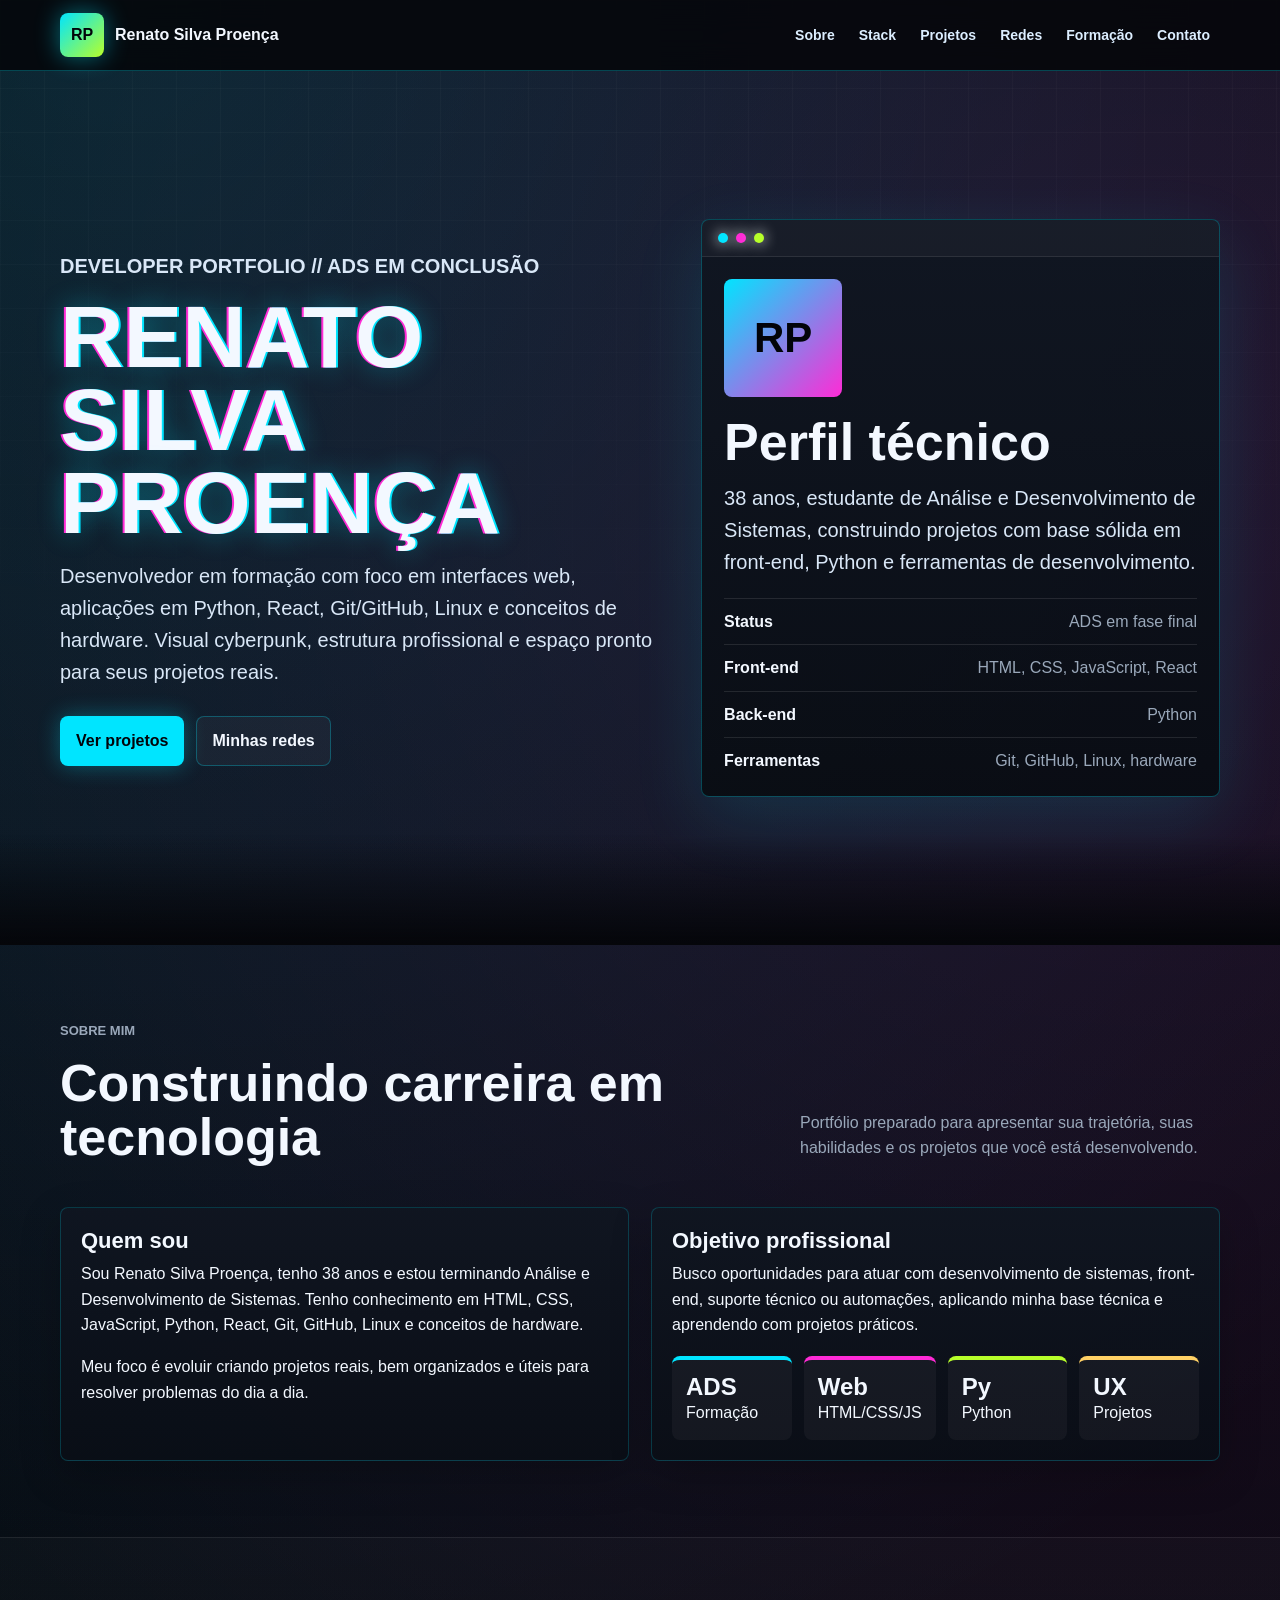
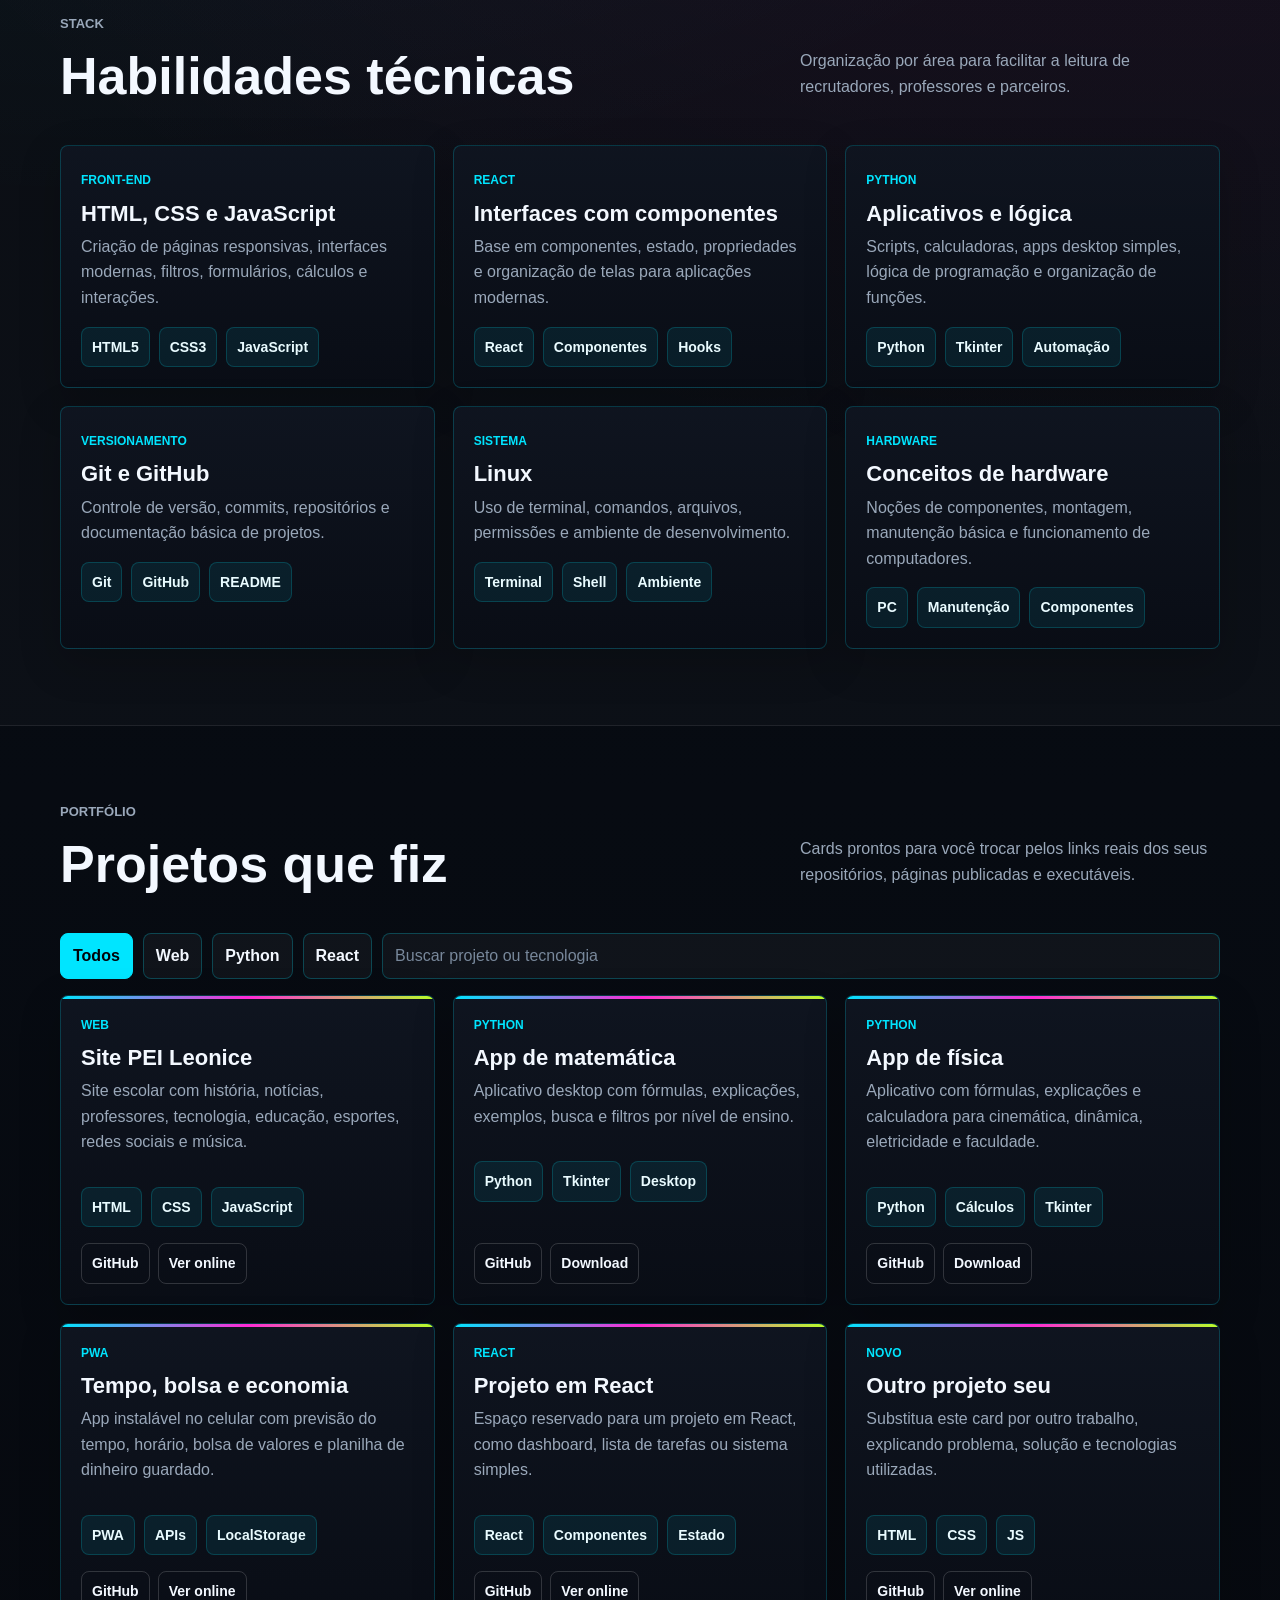
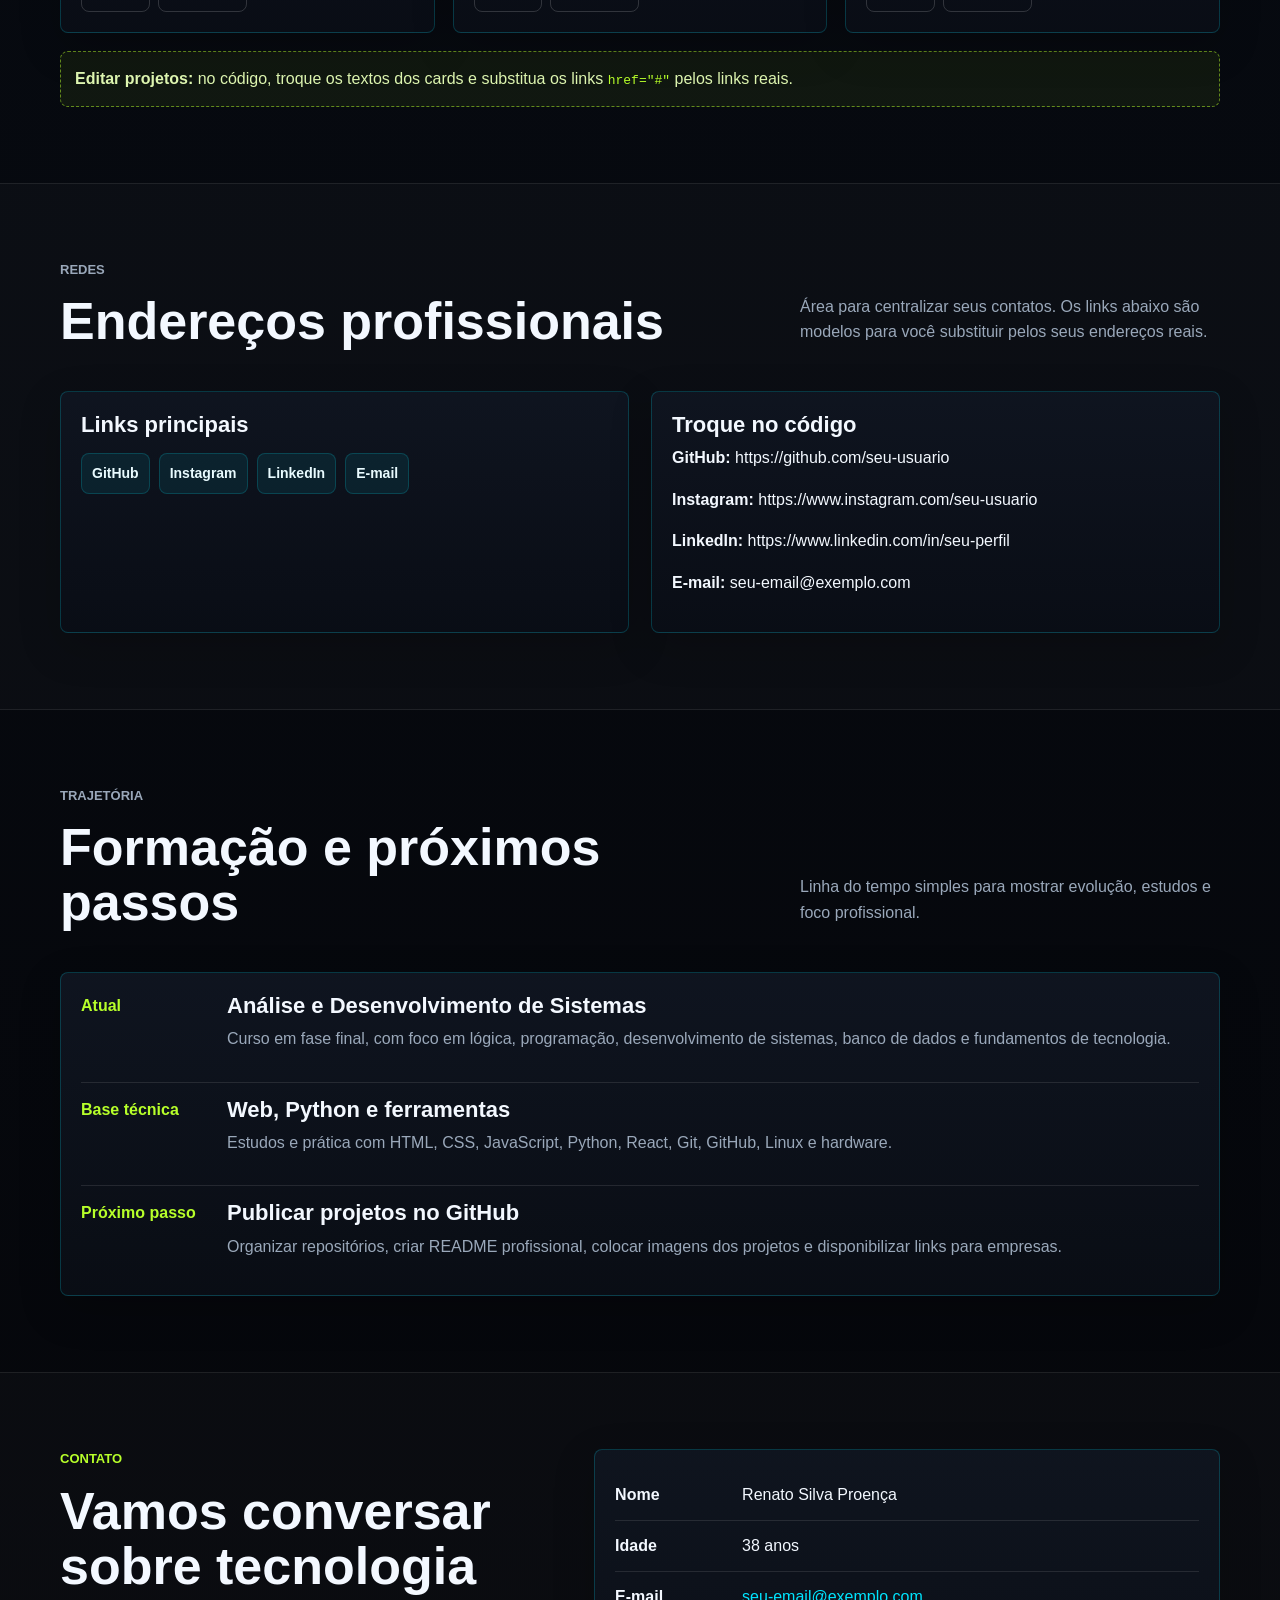
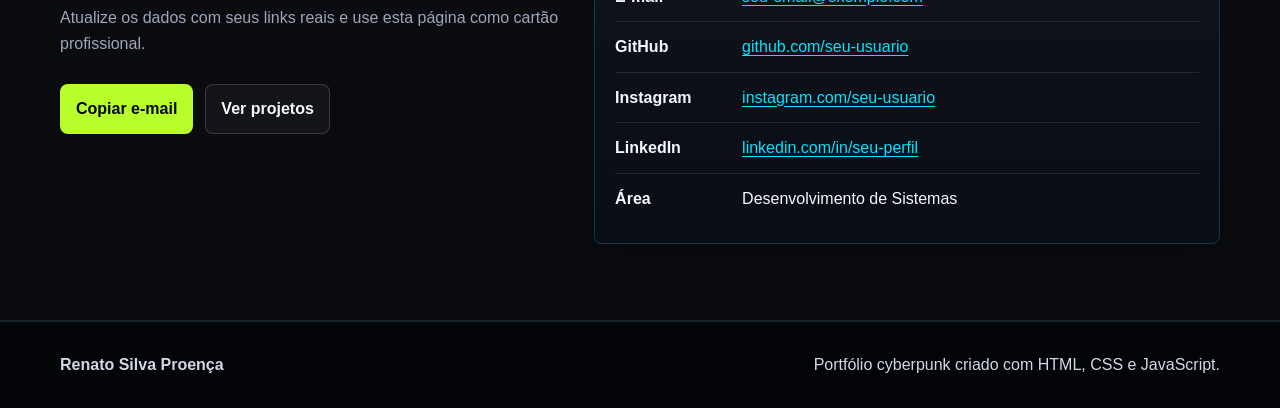
<file: index.html>
<!doctype html>
<html lang="pt-BR">

<head>
  <meta charset="utf-8">
  <meta name="viewport" content="width=device-width, initial-scale=1">
  <meta name="description"
    content="Portfólio cyberpunk de Renato Silva Proença, estudante de Análise e Desenvolvimento de Sistemas.">
  <meta http-equiv="Content-Security-Policy"
    content="default-src 'self'; img-src 'self' data:; style-src 'self' 'unsafe-inline'; script-src 'self' 'unsafe-inline'; base-uri 'none'; form-action 'none'; object-src 'none'; frame-ancestors 'self'">
  <meta name="theme-color" content="#05060a">
  <title>Renato Silva Proença</title>
  <link rel="stylesheet" href="style.css">

</head>

<body>
  <header class="topbar">
    <div class="wrap">
      <nav class="nav" id="nav" aria-label="Menu principal">
        <a class="brand" href="#inicio"><span class="brand-mark">RP</span><span>Renato Silva Proença</span></a>
        <button class="menu" id="menu" type="button" aria-expanded="false">Menu</button>
        <div class="nav-links">
          <a href="#sobre">Sobre</a>
          <a href="#habilidades">Stack</a>
          <a href="#projetos">Projetos</a>
          <a href="#redes">Redes</a>
          <a href="#formacao">Formação</a>
          <a href="#contato">Contato</a>
        </div>
      </nav>
    </div>
  </header>

  <main>
    <section class="hero" id="inicio">
      <div class="wrap hero-grid">
        <div>
          <p class="eyebrow">Developer portfolio // ADS em conclusão</p>
          <h1 class="glitch">Renato Silva Proença</h1>
          <p>Desenvolvedor em formação com foco em interfaces web, aplicações em Python, React, Git/GitHub, Linux e
            conceitos de hardware. Visual cyberpunk, estrutura profissional e espaço pronto para seus projetos reais.
          </p>
          <div class="actions">
            <a class="btn btn-primary" href="#projetos">Ver projetos</a>
            <a class="btn btn-secondary" href="#redes">Minhas redes</a>
          </div>
        </div>

        <aside class="terminal-card" aria-label="Resumo profissional">
          <div class="terminal-top"><span class="dot"></span><span class="dot"></span><span class="dot"></span></div>
          <div class="terminal-body">
            <div class="avatar">RP</div>
            <h2>Perfil técnico</h2>
            <p class="muted">38 anos, estudante de Análise e Desenvolvimento de Sistemas, construindo projetos com base
              sólida em front-end, Python e ferramentas de desenvolvimento.</p>
            <ul class="quick-list">
              <li><strong>Status</strong><span>ADS em fase final</span></li>
              <li><strong>Front-end</strong><span>HTML, CSS, JavaScript, React</span></li>
              <li><strong>Back-end</strong><span>Python</span></li>
              <li><strong>Ferramentas</strong><span>Git, GitHub, Linux, hardware</span></li>
            </ul>
          </div>
        </aside>
      </div>
    </section>

    <section id="sobre">
      <div class="wrap">
        <div class="section-head">
          <div>
            <p class="eyebrow">Sobre mim</p>
            <h2>Construindo carreira em tecnologia</h2>
          </div>
          <p>Portfólio preparado para apresentar sua trajetória, suas habilidades e os projetos que você está
            desenvolvendo.</p>
        </div>

        <div class="grid-2">
          <article class="panel">
            <h3>Quem sou</h3>
            <p>Sou Renato Silva Proença, tenho 38 anos e estou terminando Análise e Desenvolvimento de Sistemas. Tenho
              conhecimento em HTML, CSS, JavaScript, Python, React, Git, GitHub, Linux e conceitos de hardware.</p>
            <p>Meu foco é evoluir criando projetos reais, bem organizados e úteis para resolver problemas do dia a dia.
            </p>
          </article>

          <article class="panel">
            <h3>Objetivo profissional</h3>
            <p>Busco oportunidades para atuar com desenvolvimento de sistemas, front-end, suporte técnico ou automações,
              aplicando minha base técnica e aprendendo com projetos práticos.</p>
            <div class="stats">
              <div class="stat"><strong>ADS</strong><span>Formação</span></div>
              <div class="stat"><strong>Web</strong><span>HTML/CSS/JS</span></div>
              <div class="stat"><strong>Py</strong><span>Python</span></div>
              <div class="stat"><strong>UX</strong><span>Projetos</span></div>
            </div>
          </article>
        </div>
      </div>
    </section>

    <section class="band" id="habilidades">
      <div class="wrap">
        <div class="section-head">
          <div>
            <p class="eyebrow">Stack</p>
            <h2>Habilidades técnicas</h2>
          </div>
          <p>Organização por área para facilitar a leitura de recrutadores, professores e parceiros.</p>
        </div>

        <div class="cards">
          <article class="card">
            <span class="tag">Front-end</span>
            <h3>HTML, CSS e JavaScript</h3>
            <p>Criação de páginas responsivas, interfaces modernas, filtros, formulários, cálculos e interações.</p>
            <div class="skill-list"><span class="skill">HTML5</span><span class="skill">CSS3</span><span
                class="skill">JavaScript</span></div>
          </article>

          <article class="card">
            <span class="tag">React</span>
            <h3>Interfaces com componentes</h3>
            <p>Base em componentes, estado, propriedades e organização de telas para aplicações modernas.</p>
            <div class="skill-list"><span class="skill">React</span><span class="skill">Componentes</span><span
                class="skill">Hooks</span></div>
          </article>

          <article class="card">
            <span class="tag">Python</span>
            <h3>Aplicativos e lógica</h3>
            <p>Scripts, calculadoras, apps desktop simples, lógica de programação e organização de funções.</p>
            <div class="skill-list"><span class="skill">Python</span><span class="skill">Tkinter</span><span
                class="skill">Automação</span></div>
          </article>

          <article class="card">
            <span class="tag">Versionamento</span>
            <h3>Git e GitHub</h3>
            <p>Controle de versão, commits, repositórios e documentação básica de projetos.</p>
            <div class="skill-list"><span class="skill">Git</span><span class="skill">GitHub</span><span
                class="skill">README</span></div>
          </article>

          <article class="card">
            <span class="tag">Sistema</span>
            <h3>Linux</h3>
            <p>Uso de terminal, comandos, arquivos, permissões e ambiente de desenvolvimento.</p>
            <div class="skill-list"><span class="skill">Terminal</span><span class="skill">Shell</span><span
                class="skill">Ambiente</span></div>
          </article>

          <article class="card">
            <span class="tag">Hardware</span>
            <h3>Conceitos de hardware</h3>
            <p>Noções de componentes, montagem, manutenção básica e funcionamento de computadores.</p>
            <div class="skill-list"><span class="skill">PC</span><span class="skill">Manutenção</span><span
                class="skill">Componentes</span></div>
          </article>
        </div>
      </div>
    </section>

    <section id="projetos">
      <div class="wrap">
        <div class="section-head">
          <div>
            <p class="eyebrow">Portfólio</p>
            <h2>Projetos que fiz</h2>
          </div>
          <p>Cards prontos para você trocar pelos links reais dos seus repositórios, páginas publicadas e executáveis.
          </p>
        </div>

        <div class="projects-tools">
          <button class="chip" type="button" data-filter="todos" aria-pressed="true">Todos</button>
          <button class="chip" type="button" data-filter="web">Web</button>
          <button class="chip" type="button" data-filter="python">Python</button>
          <button class="chip" type="button" data-filter="react">React</button>
          <input class="search" id="projectSearch" type="search" placeholder="Buscar projeto ou tecnologia">
        </div>

        <div class="cards" id="projectGrid">
          <article class="card project-card" data-category="web javascript">
            <div class="card-body">
              <span class="tag">Web</span>
              <link rel="import" href="https://renatoslva.github.io/escola_peileonice/">
                <h3>Site PEI Leonice</h3>
              <p>Site escolar com história, notícias, professores, tecnologia, educação, esportes, redes sociais e
                música.</p>
              <div class="project-meta"><span>HTML</span><span>CSS</span><span>JavaScript</span></div>
              <div class="project-links"><a href="#">GitHub</a><a href="#">Ver online</a></div>
            </div>
          </article>

          <article class="card project-card" data-category="python">
            <div class="card-body">
              <span class="tag">Python</span>
              <h3>App de matemática</h3>
              <p>Aplicativo desktop com fórmulas, explicações, exemplos, busca e filtros por nível de ensino.</p>
              <div class="project-meta"><span>Python</span><span>Tkinter</span><span>Desktop</span></div>
              <div class="project-links"><a href="#">GitHub</a><a href="#">Download</a></div>
            </div>
          </article>

          <article class="card project-card" data-category="python">
            <div class="card-body">
              <span class="tag">Python</span>
              <h3>App de física</h3>
              <p>Aplicativo com fórmulas, explicações e calculadora para cinemática, dinâmica, eletricidade e faculdade.
              </p>
              <div class="project-meta"><span>Python</span><span>Cálculos</span><span>Tkinter</span></div>
              <div class="project-links"><a href="#">GitHub</a><a href="#">Download</a></div>
            </div>
          </article>

          <article class="card project-card" data-category="web javascript">
            <div class="card-body">
              <span class="tag">PWA</span>
              <h3>Tempo, bolsa e economia</h3>
              <p>App instalável no celular com previsão do tempo, horário, bolsa de valores e planilha de dinheiro
                guardado.</p>
              <div class="project-meta"><span>PWA</span><span>APIs</span><span>LocalStorage</span></div>
              <div class="project-links"><a href="#">GitHub</a><a href="#">Ver online</a></div>
            </div>
          </article>

          <article class="card project-card" data-category="web react">
            <div class="card-body">
              <span class="tag">React</span>
              <h3>Projeto em React</h3>
              <p>Espaço reservado para um projeto em React, como dashboard, lista de tarefas ou sistema simples.</p>
              <div class="project-meta"><span>React</span><span>Componentes</span><span>Estado</span></div>
              <div class="project-links"><a href="#">GitHub</a><a href="#">Ver online</a></div>
            </div>
          </article>

          <article class="card project-card" data-category="web">
            <div class="card-body">
              <span class="tag">Novo</span>
              <h3>Outro projeto seu</h3>
              <p>Substitua este card por outro trabalho, explicando problema, solução e tecnologias utilizadas.</p>
              <div class="project-meta"><span>HTML</span><span>CSS</span><span>JS</span></div>
              <div class="project-links"><a href="#">GitHub</a><a href="#">Ver online</a></div>
            </div>
          </article>
        </div>

        <div class="edit-note">
          <strong>Editar projetos:</strong> no código, troque os textos dos cards e substitua os links
          <code>href="#"</code> pelos links reais.
        </div>
      </div>
    </section>

    <section class="band" id="redes">
      <div class="wrap">
        <div class="section-head">
          <div>
            <p class="eyebrow">Redes</p>
            <h2>Endereços profissionais</h2>
          </div>
          <p>Área para centralizar seus contatos. Os links abaixo são modelos para você substituir pelos seus endereços
            reais.</p>
        </div>

        <div class="grid-2">
          <article class="panel">
            <h3>Links principais</h3>
            <div class="social-list">
              <a href="https://github.com/seu-usuario" rel="noopener">GitHub</a>
              <a href="https://www.instagram.com/seu-usuario" rel="noopener">Instagram</a>
              <a href="https://www.linkedin.com/in/seu-perfil" rel="noopener">LinkedIn</a>
              <a href="mailto:seu-email@exemplo.com">E-mail</a>
            </div>
          </article>

          <article class="panel">
            <h3>Troque no código</h3>
            <p><strong>GitHub:</strong> https://github.com/seu-usuario</p>
            <p><strong>Instagram:</strong> https://www.instagram.com/seu-usuario</p>
            <p><strong>LinkedIn:</strong> https://www.linkedin.com/in/seu-perfil</p>
            <p><strong>E-mail:</strong> seu-email@exemplo.com</p>
          </article>
        </div>
      </div>
    </section>

    <section id="formacao">
      <div class="wrap">
        <div class="section-head">
          <div>
            <p class="eyebrow">Trajetória</p>
            <h2>Formação e próximos passos</h2>
          </div>
          <p>Linha do tempo simples para mostrar evolução, estudos e foco profissional.</p>
        </div>

        <div class="timeline">
          <div class="timeline-item">
            <div class="when">Atual</div>
            <div>
              <h3>Análise e Desenvolvimento de Sistemas</h3>
              <p>Curso em fase final, com foco em lógica, programação, desenvolvimento de sistemas, banco de dados e
                fundamentos de tecnologia.</p>
            </div>
          </div>

          <div class="timeline-item">
            <div class="when">Base técnica</div>
            <div>
              <h3>Web, Python e ferramentas</h3>
              <p>Estudos e prática com HTML, CSS, JavaScript, Python, React, Git, GitHub, Linux e hardware.</p>
            </div>
          </div>

          <div class="timeline-item">
            <div class="when">Próximo passo</div>
            <div>
              <h3>Publicar projetos no GitHub</h3>
              <p>Organizar repositórios, criar README profissional, colocar imagens dos projetos e disponibilizar links
                para empresas.</p>
            </div>
          </div>
        </div>
      </div>
    </section>

    <section class="band" id="contato">
      <div class="wrap contact-grid">
        <div>
          <p class="eyebrow">Contato</p>
          <h2>Vamos conversar sobre tecnologia</h2>
          <p class="muted">Atualize os dados com seus links reais e use esta página como cartão profissional.</p>
          <div class="actions">
            <button class="btn btn-dark" id="copyEmail" type="button">Copiar e-mail</button>
            <a class="btn btn-light" href="#projetos">Ver projetos</a>
          </div>
        </div>

        <aside class="contact-box">
          <div class="contact-line"><strong>Nome</strong><span>Renato Silva Proença</span></div>
          <div class="contact-line"><strong>Idade</strong><span>38 anos</span></div>
          <div class="contact-line"><strong>E-mail</strong><a id="emailText"
              href="mailto:seu-email@exemplo.com">seu-email@exemplo.com</a></div>
          <div class="contact-line"><strong>GitHub</strong><a href="https://github.com/seu-usuario"
              rel="noopener">github.com/seu-usuario</a></div>
          <div class="contact-line"><strong>Instagram</strong><a href="https://www.instagram.com/seu-usuario"
              rel="noopener">instagram.com/seu-usuario</a></div>
          <div class="contact-line"><strong>LinkedIn</strong><a href="https://www.linkedin.com/in/seu-perfil"
              rel="noopener">linkedin.com/in/seu-perfil</a></div>
          <div class="contact-line"><strong>Área</strong><span>Desenvolvimento de Sistemas</span></div>
        </aside>
      </div>
    </section>
  </main>

  <footer>
    <div class="wrap footer-grid">
      <strong>Renato Silva Proença</strong>
      <span>Portfólio cyberpunk criado com HTML, CSS e JavaScript.</span>
    </div>
  </footer>
  <script src="script.js"></script>
</body>

</html>
</file>
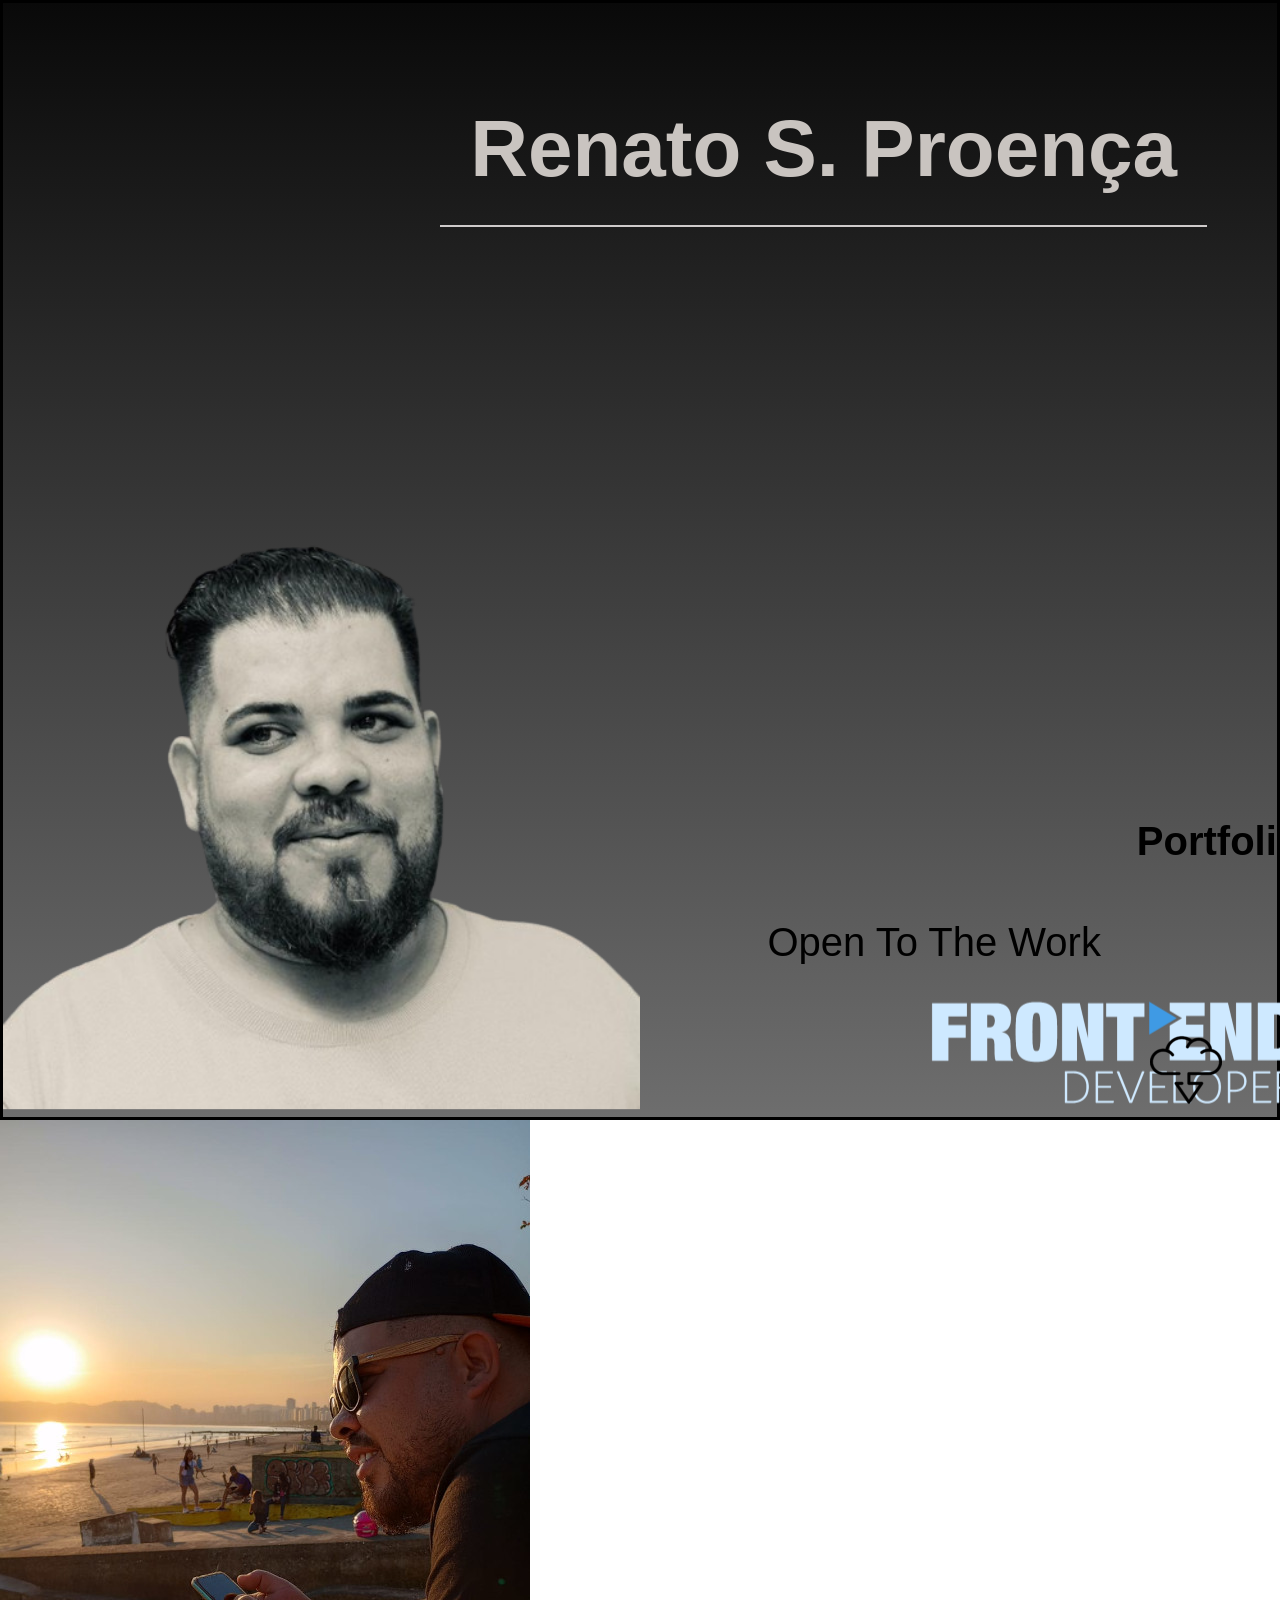
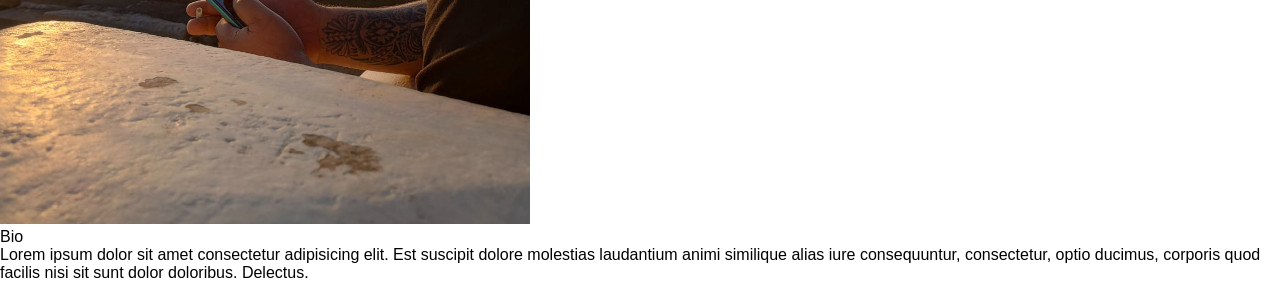
<file: portfolio/index.html>
<!DOCTYPE html>
<html lang="pt-br">
<head>
    <meta charset="UTF-8">
    <meta name="viewport" content="width=device-width, initial-scale=1.0">
    <link rel="shortcut icon" href="fotos/favicon.ico" type="image/x-icon">
    <link rel="stylesheet" href="style.css">
    <title>Portfolio</title>
</head>
<body>
    <div class="fundo">
        <div class="box1">
            <h1 class="nome">Renato S. Proença</h1>
            <p class="frontend"><img src="fotos/foto-3.png" alt="frontend" ></p>
            <p class="frase">Open To The Work</p>
            <h3 class="port" id="port">Portfolio</h3>
            <p class="seta" id="seta2"><img src="fotos/seta.png" alt="seta"></p>
            
             <div class="img-bio">
                <img src="fotos/foto-1.png" alt="fotodeperfil" class="img">
            </div>
        </div>
        </div>
    </div>
    <div>
        <img src="fotos/foto4.1.jpg" alt="foto4">
    </div>
    <div>
        <p class="bio">Bio</p>
        <div>
            <p class="text">Lorem ipsum dolor sit amet consectetur adipisicing elit. Est suscipit dolore molestias laudantium animi similique alias iure consequuntur, consectetur, optio ducimus, corporis quod facilis nisi sit sunt dolor doloribus. Delectus.</p>
        </div>
</body>
</html>
</file>
<file: style.css>
:root {
    --bg: #05060a;
    --panel: #0b0f17;
    --panel-2: #101621;
    --ink: #f3f8ff;
    --muted: #9aa8ba;
    --line: rgba(0, 229, 255, .28);
    --cyan: #00e5ff;
    --lime: #b7ff2a;
    --pink: #ff2bd6;
    --amber: #ffd166;
    --radius: 8px;
    --shadow: 0 22px 70px rgba(0, 229, 255, .12);
    font-family: Arial, Helvetica, sans-serif;
}

* {
    box-sizing: border-box;
}

html {
    scroll-behavior: smooth;
}

body {
    margin: 0;
    color: var(--ink);
    background:
        radial-gradient(circle at 10% 0%, rgba(0, 229, 255, .15), transparent 34%),
        radial-gradient(circle at 90% 8%, rgba(255, 43, 214, .13), transparent 34%),
        linear-gradient(180deg, #05060a 0%, #070b12 46%, #05060a 100%);
    line-height: 1.6;
    overflow-x: hidden;
}

body::before {
    content: "";
    position: fixed;
    inset: 0;
    pointer-events: none;
    background-image:
        linear-gradient(rgba(255, 255, 255, .035) 1px, transparent 1px),
        linear-gradient(90deg, rgba(255, 255, 255, .035) 1px, transparent 1px);
    background-size: 44px 44px;
    mask-image: linear-gradient(to bottom, rgba(0, 0, 0, .78), transparent 82%);
    z-index: -1;
}

a {
    color: inherit;
    text-decoration: none;
}

button,
input {
    font: inherit;
}

button {
    cursor: pointer;
}

code {
    color: var(--lime);
}

.wrap {
    width: min(1160px, calc(100% - 36px));
    margin: auto;
}

.topbar {
    position: sticky;
    top: 0;
    z-index: 30;
    background: rgba(5, 6, 10, .88);
    border-bottom: 1px solid var(--line);
    backdrop-filter: blur(16px);
}

.nav {
    min-height: 70px;
    display: flex;
    align-items: center;
    justify-content: space-between;
    gap: 16px;
}

.brand {
    display: flex;
    align-items: center;
    gap: 11px;
    font-weight: 900;
}

.brand-mark {
    width: 44px;
    height: 44px;
    display: grid;
    place-items: center;
    color: #02040a;
    background: linear-gradient(135deg, var(--cyan), var(--lime));
    border-radius: 8px;
    box-shadow: 0 0 24px rgba(0, 229, 255, .45);
}

.nav-links {
    display: flex;
    gap: 4px;
    flex-wrap: wrap;
    font-size: 14px;
    font-weight: 900;
}

.nav-links a {
    padding: 9px 10px;
    border-radius: 8px;
    color: #dceeff;
}

.nav-links a:hover,
.nav-links a:focus {
    color: #02040a;
    background: var(--cyan);
    outline: none;
}

.menu {
    display: none;
    border: 1px solid var(--line);
    color: var(--ink);
    background: #0b0f17;
    border-radius: 8px;
    padding: 9px 12px;
    font-weight: 900;
}

.hero {
    min-height: 720px;
    display: flex;
    align-items: center;
    position: relative;
}

.hero::after {
    content: "";
    position: absolute;
    inset: auto 0 0;
    height: 110px;
    background: linear-gradient(to bottom, transparent, var(--bg));
    pointer-events: none;
}

.hero-grid {
    display: grid;
    grid-template-columns: 1.08fr .92fr;
    gap: 32px;
    align-items: center;
    padding: 72px 0;
    position: relative;
    z-index: 1;
}

.eyebrow {
    margin: 0 0 14px;
    color: var(--lime);
    font-size: 13px;
    font-weight: 900;
    text-transform: uppercase;
}

h1,
h2,
h3,
p {
    margin-top: 0;
}

h1 {
    margin-bottom: 16px;
    font-size: clamp(44px, 8vw, 88px);
    line-height: .94;
    text-transform: uppercase;
}

h2 {
    margin-bottom: 12px;
    font-size: clamp(30px, 4.2vw, 52px);
    line-height: 1.05;
}

h3 {
    margin-bottom: 8px;
    font-size: 22px;
    line-height: 1.15;
}

.glitch {
    text-shadow: 2px 0 var(--cyan), -2px 0 var(--pink), 0 0 26px rgba(0, 229, 255, .35);
}

.hero p {
    max-width: 740px;
    color: #d9e7f7;
    font-size: 20px;
}

.actions {
    display: flex;
    gap: 12px;
    flex-wrap: wrap;
    margin-top: 28px;
}

.btn {
    min-height: 44px;
    display: inline-flex;
    align-items: center;
    justify-content: center;
    border-radius: 8px;
    padding: 11px 15px;
    font-weight: 900;
    border: 1px solid transparent;
}

.btn-primary {
    color: #02040a;
    background: var(--cyan);
    box-shadow: 0 0 22px rgba(0, 229, 255, .32);
}

.btn-secondary {
    color: var(--ink);
    background: rgba(255, 255, 255, .04);
    border-color: var(--line);
}

.btn-dark {
    color: #02040a;
    background: var(--lime);
}

.btn-light {
    color: var(--ink);
    background: rgba(255, 255, 255, .04);
    border-color: rgba(255, 255, 255, .16);
}

.terminal-card {
    position: relative;
    background: linear-gradient(180deg, rgba(16, 22, 33, .96), rgba(9, 13, 20, .96));
    border: 1px solid var(--line);
    border-radius: 8px;
    box-shadow: var(--shadow);
    overflow: hidden;
}

.terminal-top {
    display: flex;
    gap: 8px;
    padding: 13px 16px;
    border-bottom: 1px solid rgba(255, 255, 255, .09);
    background: rgba(255, 255, 255, .03);
}

.dot {
    width: 10px;
    height: 10px;
    border-radius: 999px;
    background: var(--cyan);
    box-shadow: 0 0 14px currentColor;
}

.dot:nth-child(2) {
    background: var(--pink);
}

.dot:nth-child(3) {
    background: var(--lime);
}

.terminal-body {
    padding: 22px;
}

.avatar {
    width: 118px;
    height: 118px;
    display: grid;
    place-items: center;
    margin-bottom: 18px;
    color: #02040a;
    background: linear-gradient(135deg, var(--cyan), var(--pink));
    border-radius: 8px;
    font-size: 42px;
    font-weight: 900;
}

.quick-list {
    display: grid;
    gap: 10px;
    margin: 18px 0 0;
    padding: 0;
    list-style: none;
}

.quick-list li {
    display: flex;
    justify-content: space-between;
    gap: 12px;
    border-top: 1px solid rgba(255, 255, 255, .1);
    padding-top: 10px;
}

.quick-list span {
    color: var(--muted);
    text-align: right;
}

section {
    padding: 76px 0;
}

.band {
    background: rgba(255, 255, 255, .025);
    border-block: 1px solid rgba(255, 255, 255, .08);
}

.section-head {
    display: grid;
    grid-template-columns: 1fr minmax(260px, 420px);
    gap: 28px;
    align-items: end;
    margin-bottom: 30px;
}

.section-head p,
.muted,
.card p,
.timeline p {
    color: var(--muted);
}

.grid-2 {
    display: grid;
    grid-template-columns: 1fr 1fr;
    gap: 22px;
}

.cards {
    display: grid;
    grid-template-columns: repeat(3, 1fr);
    gap: 18px;
}

.panel,
.card,
.timeline,
.contact-box {
    background: linear-gradient(180deg, rgba(16, 22, 33, .92), rgba(10, 14, 22, .92));
    border: 1px solid rgba(0, 229, 255, .2);
    border-radius: var(--radius);
    padding: 20px;
    overflow: hidden;
    box-shadow: 0 14px 40px rgba(0, 0, 0, .22);
}

.card:hover,
.panel:hover {
    border-color: rgba(0, 229, 255, .55);
    box-shadow: 0 0 36px rgba(0, 229, 255, .12);
}

.tag {
    display: inline-flex;
    margin-bottom: 10px;
    color: var(--cyan);
    font-size: 12px;
    font-weight: 900;
    text-transform: uppercase;
}

.skill-list,
.project-meta,
.social-list {
    display: flex;
    flex-wrap: wrap;
    gap: 9px;
    margin-top: 16px;
}

.skill,
.project-meta span,
.social-list a {
    padding: 8px 10px;
    border-radius: 8px;
    background: rgba(0, 229, 255, .08);
    border: 1px solid rgba(0, 229, 255, .18);
    color: #e9fbff;
    font-weight: 900;
    font-size: 14px;
}

.social-list a:hover {
    background: var(--cyan);
    color: #02040a;
}

.stats {
    display: grid;
    grid-template-columns: repeat(4, 1fr);
    gap: 12px;
    margin-top: 18px;
}

.stat {
    padding: 14px;
    border-radius: 8px;
    background: rgba(255, 255, 255, .04);
    border-top: 4px solid var(--cyan);
}

.stat:nth-child(2) {
    border-top-color: var(--pink);
}

.stat:nth-child(3) {
    border-top-color: var(--lime);
}

.stat:nth-child(4) {
    border-top-color: var(--amber);
}

.stat strong {
    display: block;
    font-size: 24px;
    line-height: 1.1;
}

.projects-tools {
    display: flex;
    gap: 10px;
    flex-wrap: wrap;
    margin-bottom: 16px;
}

.chip,
.search {
    min-height: 42px;
    border: 1px solid rgba(0, 229, 255, .24);
    border-radius: 8px;
    background: rgba(255, 255, 255, .04);
    color: var(--ink);
    padding: 9px 12px;
}

.chip {
    font-weight: 900;
}

.chip[aria-pressed="true"] {
    color: #02040a;
    background: var(--cyan);
    border-color: var(--cyan);
}

.search {
    flex: 1;
    min-width: 230px;
}

.search::placeholder {
    color: #78889b;
}

.project-card {
    display: flex;
    flex-direction: column;
    min-height: 286px;
    position: relative;
}

.project-card::before {
    content: "";
    position: absolute;
    inset: 0 0 auto;
    height: 3px;
    background: linear-gradient(90deg, var(--cyan), var(--pink), var(--lime));
}

.project-card .card-body {
    flex: 1;
    display: flex;
    flex-direction: column;
}

.project-links {
    display: flex;
    gap: 8px;
    flex-wrap: wrap;
    margin-top: auto;
    padding-top: 16px;
}

.project-links a {
    border: 1px solid rgba(255, 255, 255, .16);
    border-radius: 8px;
    padding: 8px 10px;
    font-weight: 900;
    font-size: 14px;
}

.project-links a:hover {
    color: #02040a;
    background: var(--lime);
}

.edit-note {
    margin-top: 18px;
    padding: 14px;
    border-radius: 8px;
    border: 1px dashed rgba(183, 255, 42, .5);
    background: rgba(183, 255, 42, .06);
    color: #dff7b1;
}

.timeline {
    display: grid;
    gap: 14px;
}

.timeline-item {
    display: grid;
    grid-template-columns: 130px 1fr;
    gap: 16px;
    border-top: 1px solid rgba(255, 255, 255, .1);
    padding-top: 14px;
}

.timeline-item:first-child {
    border-top: 0;
    padding-top: 0;
}

.when {
    font-weight: 900;
    color: var(--lime);
}

.contact-grid {
    display: grid;
    grid-template-columns: .9fr 1.1fr;
    gap: 22px;
    align-items: start;
}

.contact-line {
    display: grid;
    grid-template-columns: 115px 1fr;
    gap: 12px;
    padding: 12px 0;
    border-bottom: 1px solid rgba(255, 255, 255, .1);
}

.contact-line:last-child {
    border-bottom: 0;
}

.contact-line a {
    color: var(--cyan);
    text-decoration: underline;
    text-underline-offset: 3px;
}

footer {
    background: #030407;
    color: #cfd9e6;
    border-top: 1px solid rgba(0, 229, 255, .18);
    padding: 30px 0;
}

.footer-grid {
    display: flex;
    justify-content: space-between;
    gap: 18px;
    flex-wrap: wrap;
}

.hidden {
    display: none !important;
}

@media (max-width: 920px) {
    .menu {
        display: inline-flex;
    }

    .nav {
        flex-wrap: wrap;
        padding: 12px 0;
    }

    .nav-links {
        display: none;
        width: 100%;
    }

    .nav.open .nav-links {
        display: flex;
    }

    .hero-grid,
    .section-head,
    .grid-2,
    .contact-grid {
        grid-template-columns: 1fr;
    }

    .cards {
        grid-template-columns: repeat(2, 1fr);
    }

    .stats {
        grid-template-columns: repeat(2, 1fr);
    }
}

@media (max-width: 620px) {
    .hero {
        min-height: auto;
    }

    .hero-grid {
        padding: 54px 0;
    }

    .cards,
    .stats {
        grid-template-columns: 1fr;
    }

    section {
        padding: 56px 0;
    }

    .timeline-item,
    .contact-line {
        grid-template-columns: 1fr;
        gap: 4px;
    }

    .quick-list li {
        display: block;
    }

    .quick-list span {
        display: block;
        text-align: left;
        margin-top: 2px;
    }
}
</file>
<file: portfolio/style.css>
*{
    font-family: Arial, Helvetica, sans-serif;
    margin: 0;
    padding: 0;
   
   
   
}

.fundo{
    
    background-image: linear-gradient(#000000f6, #555555da);
    border: solid black 3px;
   
  
}

@media(max-width: 1600px){
    .box1{
        height: -50%;
         margin-bottom: -50%;
       }
.nome{
    color: rgb(201, 196, 192);
    float:right;
    font-size: 80px;
    margin: 70px;
    padding: 30px;
    border-bottom: solid rgba(226, 221, 221, 0.904) 2px;
}
.frontend{
  position: relative;
    left: 72%;
    transform: translatey(160%);
}
    .img{
        width: 50%;
        position: relative;
        transform: translateY(-100%);
    }
    .seta{
    position: relative;
    left: 50%;
        margin-top: 40%;
       margin-left: 40%;
        padding-right: 25%;
       
       
    }
    .frase{

        position: relative;
    left: 60%;
    transform: translatey(1080%);
    font-size: 40px;

    }
.port{
    position: relative;
    left: 89%;
    transform: translatey(340px);
    font-size: 40px;
}
:hover .seta{
    cursor: pointer;
}
}



@media(max-width: 600px){
    .fundo{
        width: 100vw;
        height: 550px;
    }
    .nome{
        
        font-size: 30px;
        margin: 30px;
        padding: 15px;
        
    }
         .img{
            width: 60%;
            transform:translateY(-250%) ;
            
             }
             .frontend{
              position: relative;
                 left: 50%;
                transform: translatex(-51%);
                width: 90%;
               
               
                
              }
              #seta2{
             left:30%;
             width:5px;
             cursor: pointer;
             margin-bottom: 50%;
             margin-left: 50%;
             position: relative;
             transform: translateY(-300px);
             
             
            }

            .port{
               left: 370px;
                position: relative;
                transform: translateY(-600%);
                margin-top: -70%;               
               font-size: 20px;
               
          }

          .frase{
        margin-bottom: 100%;
        left: 55%;
        font-size: 20px;
        position: relative;
        transform: translateY(10px);
        }
}
</file>
